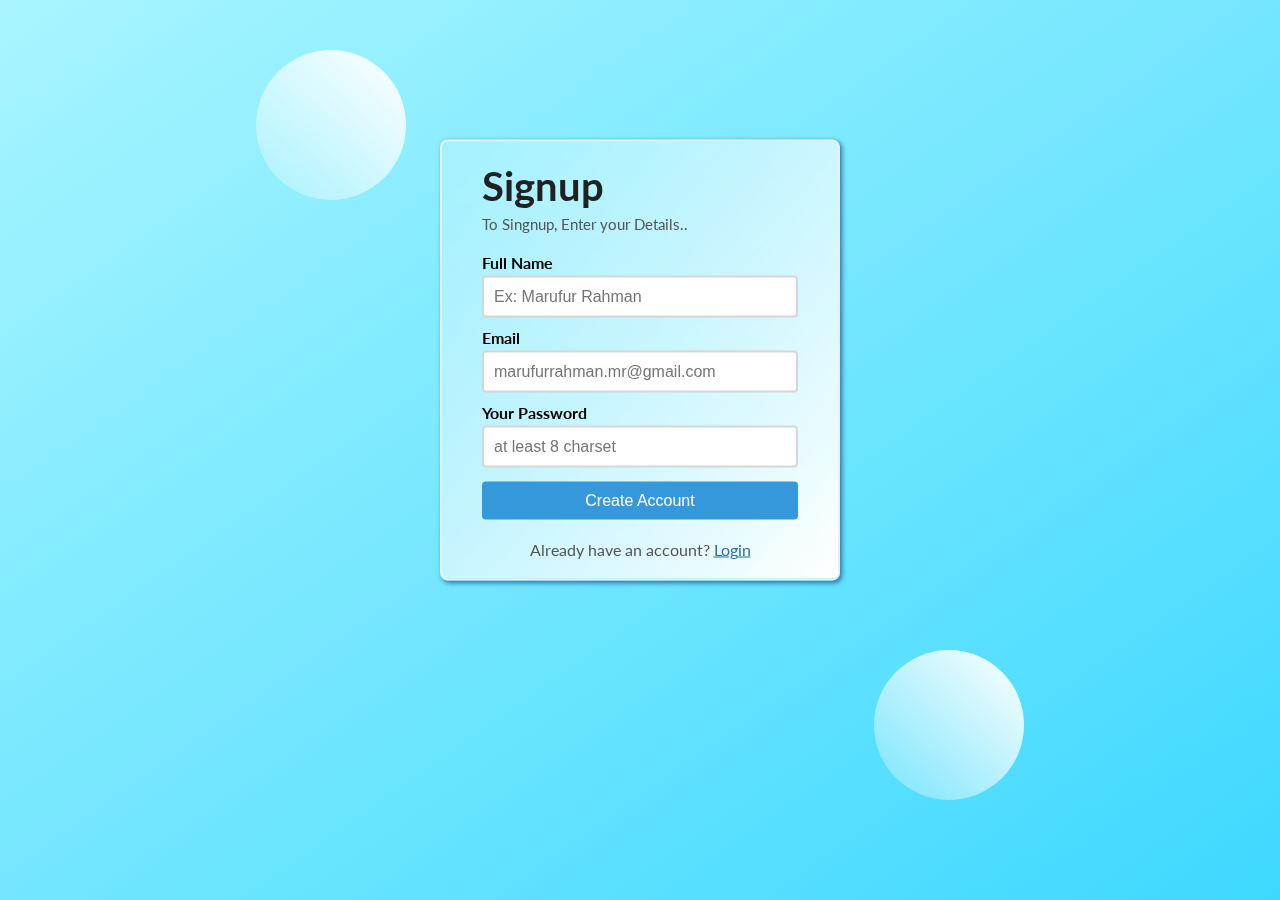
<file: 10. mini project signup/index.html>
<!DOCTYPE html>
<html lang="en">
<head>
    <meta charset="UTF-8">
    <meta http-equiv="X-UA-Compatible" content="IE=edge">
    <meta name="viewport" content="width=device-width, initial-scale=1.0">
    <title>Signup</title>
    <link rel="stylesheet" href="style.css">
</head>
<body>
    
    <div class="outer-box">
        <div class="inner-box">
            <header class="signup-header">
                <h1>Signup</h1>
                <p>To Singnup, Enter your Details..</p>
            </header>
            <main class="signup-body">
                <form action="#">
                    <p>
                        <label for="fullname">Full Name</label>
                        <input type="text" id="fullname" placeholder="Ex: Marufur Rahman" required>
                    </p><p>
                        <label for="email">Email</label>
                        <input type="email" id="email" placeholder="marufurrahman.mr@gmail.com" required>
                    </p><p>
                        <label for="password">Your Password</label>
                        <input type="password" id="password" placeholder="at least 8 charset" required>
                    </p><p>
                        <input type="submit" id="submit" value="Create Account">
                    </p>
                </form>
            </main>
            <footer class="signup-footer">
                <p>Already have an account? <a href="#">Login</a></p>
            </footer>
        </div>
        <div class="circle c1"></div>
        <div class="circle c2"></div>
    </div>
</body>
</html>
</file>
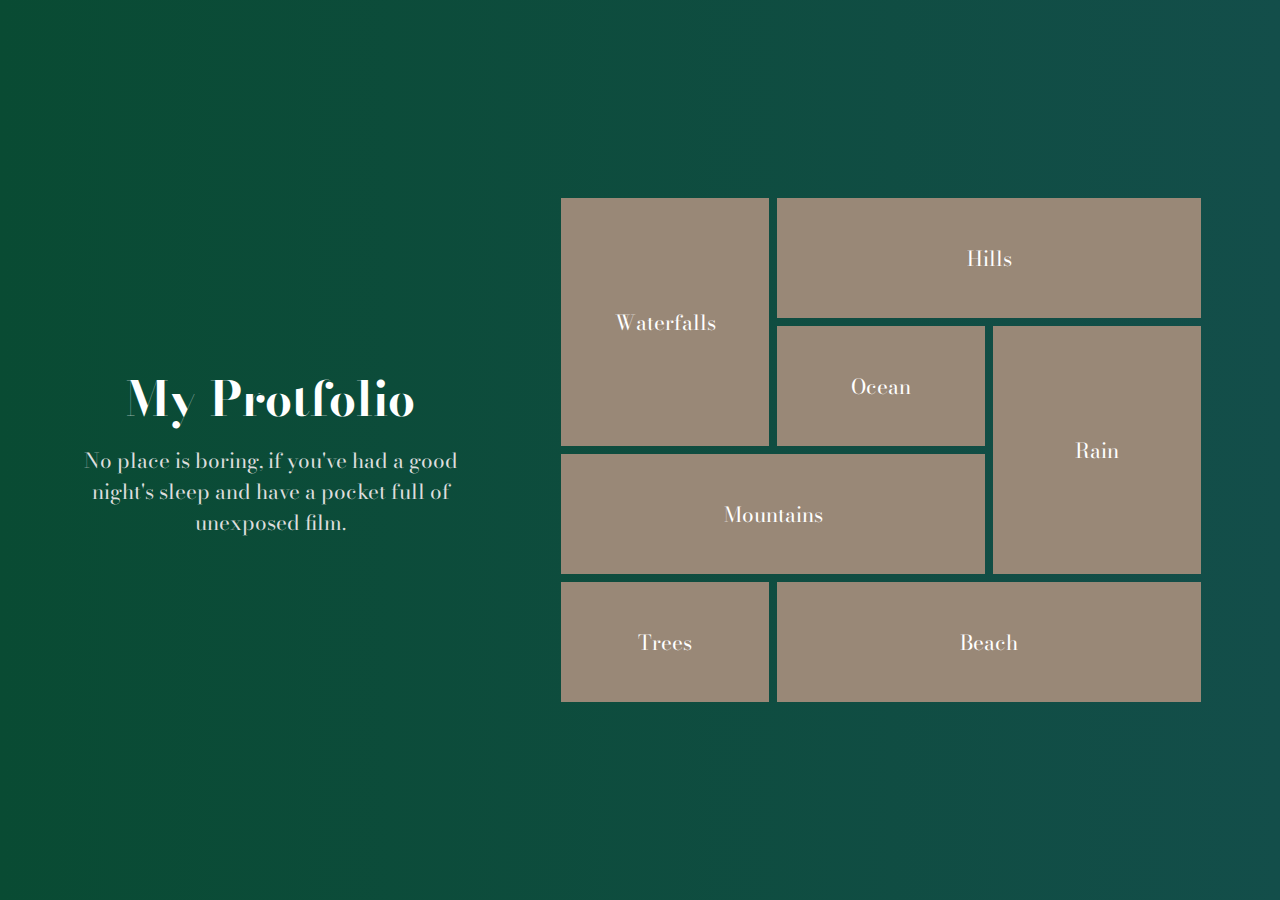
<file: 14. grid portfolio project/index.html>
<!DOCTYPE html>
<html lang="en">
<head>
    <meta charset="UTF-8">
    <meta http-equiv="X-UA-Compatible" content="IE=edge">
    <meta name="viewport" content="width=device-width, initial-scale=1.0">
    <title>Grid Protfolio</title>
    <link rel="stylesheet" href="style.css">
</head>
<body>
    <div class="container">
        <div class="left-text">
            <h2 class="heading">My Protfolio</h2>
            <p class="sub-heading">No place is boring, if you've had a good night's sleep and have a pocket full of unexposed film.</p>
        </div>
        <div class="gallery">
            <div class="box row-2" style="background-image: url(https://images.unsplash.com/photo-1525824236856-8c0a31dfe3be?ixlib=rb-4.0.3&ixid=M3wxMjA3fDB8MHxwaG90by1wYWdlfHx8fGVufDB8fHx8fA%3D%3D&auto=format&fit=crop&w=1888&q=80);">Waterfalls</div>
            <div class="box col-2" style="background-image: url(https://images.unsplash.com/photo-1469474968028-56623f02e42e?ixlib=rb-4.0.3&ixid=M3wxMjA3fDB8MHxwaG90by1wYWdlfHx8fGVufDB8fHx8fA%3D%3D&auto=format&fit=crop&w=874&q=80);">Hills</div>
            <div class="box " style="background-image: url(https://images.unsplash.com/photo-1583212292454-1fe6229603b7?ixlib=rb-4.0.3&ixid=M3wxMjA3fDB8MHxwaG90by1wYWdlfHx8fGVufDB8fHx8fA%3D%3D&auto=format&fit=crop&w=1974&q=80);">Ocean</div>
            <div class="box row-2" style="background-image: url(https://images.unsplash.com/photo-1498847559558-1e4b1a7f7a2f?ixlib=rb-4.0.3&ixid=M3wxMjA3fDB8MHxwaG90by1wYWdlfHx8fGVufDB8fHx8fA%3D%3D&auto=format&fit=crop&w=2070&q=80);">Rain</div>
            <div class="box col-2" style="background-image: url(https://images.unsplash.com/photo-1506905925346-21bda4d32df4?ixlib=rb-4.0.3&ixid=M3wxMjA3fDB8MHxwaG90by1wYWdlfHx8fGVufDB8fHx8fA%3D%3D&auto=format&fit=crop&w=2070&q=80);">Mountains</div>
            <div class="box " style="background-image: url(https://images.unsplash.com/photo-1441974231531-c6227db76b6e?ixlib=rb-4.0.3&ixid=M3wxMjA3fDB8MHxwaG90by1wYWdlfHx8fGVufDB8fHx8fA%3D%3D&auto=format&fit=crop&w=2071&q=80);">Trees</div>
            <div class="box col-2" style="background-image: url(https://images.unsplash.com/photo-1508313157893-34fe6176c189?ixlib=rb-4.0.3&ixid=M3wxMjA3fDB8MHxwaG90by1wYWdlfHx8fGVufDB8fHx8fA%3D%3D&auto=format&fit=crop&w=1974&q=80);">Beach</div>
        </div>
    </div>
</body>
</html>
</file>
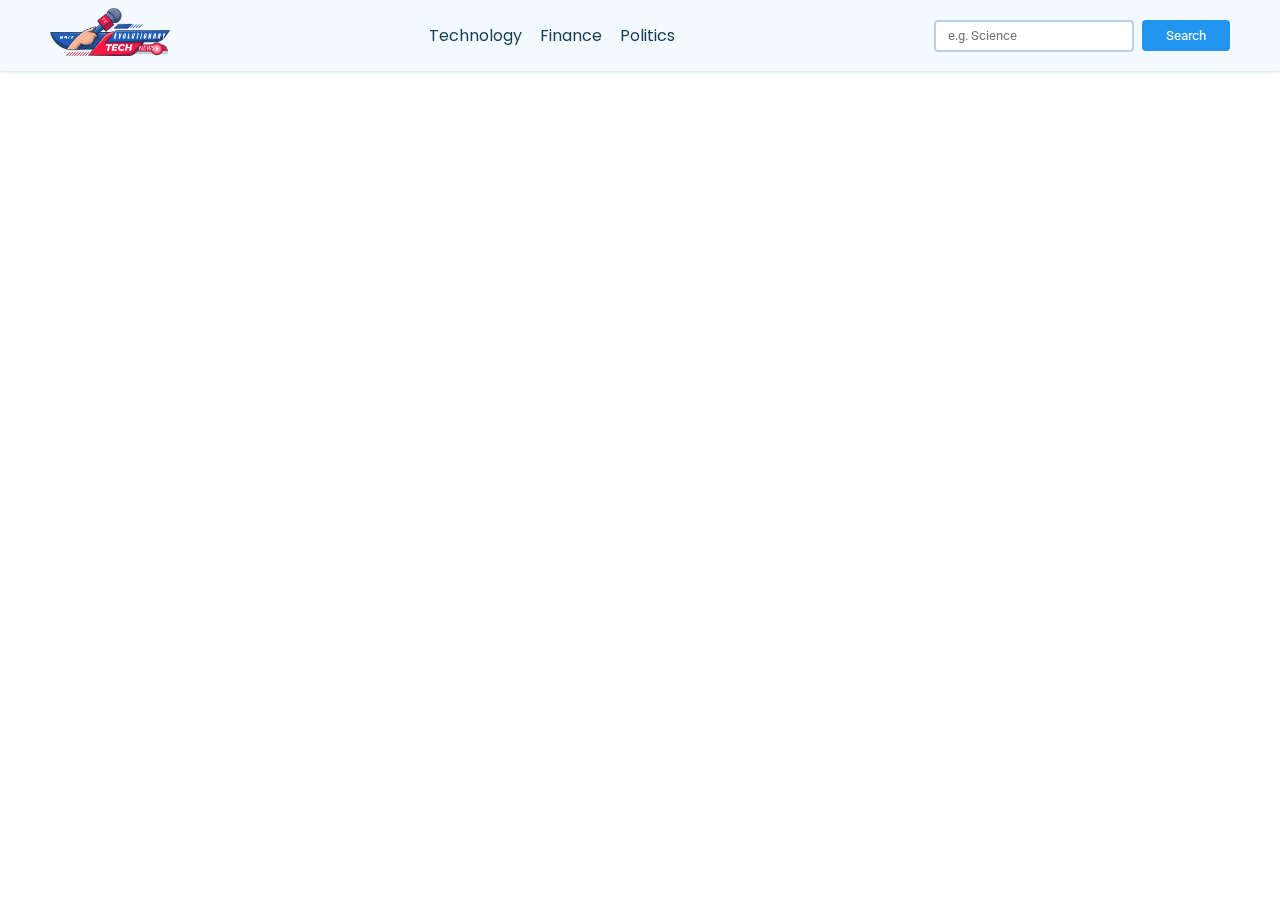
<file: 15. project News App/index.html>
<!DOCTYPE html>
<html lang="en">

<head>
    <meta charset="UTF-8">
    <meta name="viewport" content="width=device-width, initial-scale=1.0">
    <title>News App</title>
    <link rel="stylesheet" href="style.css">
</head>

<body>

    <nav>
        <div class="main-nav container flex">
            <a href="#" onclick="reload()" class="company-logo"><img src="assets/logo.png" alt="company logo"></a>
            <div class="nav-links">
                <ul class="flex">
                    <li class="hover-link nav-item" id="Technology" onclick="onNavItemClick('Technology')">Technology</li>
                    <li class="hover-link nav-item" id="Finance" onclick="onNavItemClick('Finance')">Finance</li>
                    <li class="hover-link nav-item" id="Politics" onclick="onNavItemClick('Politics')">Politics</li>
                </ul>
            </div>
            <div class="search-bar flex">
                <input type="text" id="search-text" class="news-input" placeholder="e.g. Science">
                <button id="search-button" class="search-button">Search</button>
            </div>
        </div>
    </nav>

    <main>
        <div class="cards-container container flex" id="cards-container">

        </div>
    </main>

    <template id="template-news-card">
        <div class="card">
            <div class="card-header"><img src="https://via.placeholder.com/400x200" alt="news-image" id="news-img"></div>
            <div class="card-content">
                <h3 id="news-title">This is the Title</h3>
                <h6 class="news-source" id="news-source">End Gadget 10/9/2023</h6>
                <p class="news-desc" id="news-desc">Lorem ipsum dolor sit amet consectetur adipisicing elit. Cupiditate, doloremque non corrupti vitae id accusantium mollitia veritatis aut. Eius, accusamus!</p>
            </div>
        </div>
    </template>
    <script src="script.js"></script>
</body>

</html>
</file>
<file: 10. mini project signup/style.css>
@import url('https://fonts.googleapis.com/css2?family=Lato:wght@400;700&family=Silkscreen&display=swap');

* {
    margin: 0;
    padding: 0;
    box-sizing: border-box;
}

body {
    font-family: 'Lato', sans-serif;
}

.outer-box {
    width: 100vw;
    height: 100vh;
    background: linear-gradient(to top left, #3ed8ff, #a8f5ff);
}

.inner-box {
    width: 400px;
    margin: 0 auto;
    position: relative;
    top: 40%;
    transform: translateY(-50%);
    padding: 20px 40px;
    /* background-color: #ffffff09; */
    background: linear-gradient(to top left, #ffffffff, #ffffff33);
    backdrop-filter: blur(8px);
    border-radius: 8px;
    box-shadow: 2px 2px 5px #2773a5;
    border: 2px solid rgb(230, 241, 246);
    z-index: 2;
}

.signup-header h1 {
    font-size: 2.5rem;
    color: #212121;
}

.signup-header p {
    font-size: 0.95rem;
    color: #555;
    margin-top: 5px;
}

.signup-body {
    margin: 20px 0;
}

.signup-body p {
    margin: 10px 0;
}

.signup-body p label {
    display: block;
    font-weight: bold;
}

.signup-body p input {
    width: 100%;
    padding: 10px;
    border: 2px solid #cccc;
    border-radius: 4px;
    font-size: 1rem;
    margin-top: 4px;
}

.signup-body p input[type="submit"] {
    background-color: #3498db;
    border: none;
    color: white;
    cursor: pointer;
}

.signup-body p input[type="submit"]:hover {
    background-color: #2773a5;
}

.signup-footer p {
    color: #555;
    text-align: center;
}

.signup-footer p a {
    color: #2773a5;
}

.circle {
    width: 150px;
    height: 150px;
    border-radius: 100px;
    background: linear-gradient(to top right, #ffffff33, #ffffffff);
    position: absolute;
}

.c1 {
    top: 50px;
    left: 20%;
}

.c2 {
    bottom: 100px;
    right: 20%;
}
</file>
<file: 14. grid portfolio project/style.css>
@import url('https://fonts.googleapis.com/css2?family=Bodoni+Moda:opsz,wght@6..96,400;6..96,900&family=Lato:wght@400;700&family=Poppins:wght@400;700&display=swap');

*{
    box-sizing: border-box;
    margin: 0;
    padding: 0;
}

body{
    font-family: 'Bodoni Moda', serif;
    font-size: 1.3rem;
}

.container{
    min-height: 100vh;
    display: flex;
    justify-content: space-evenly;
    align-items: center;
    gap: 20px;
    background: linear-gradient(to right, #094B33, #134E4A);
}

.left-text{
    flex-basis: 30%;
}

.heading{
    font-size: 3rem;
    color: white;
    text-align: center;
}

.sub-heading{
    color: #ddd;
    margin-top: 10px;
    text-align: center;
}

.gallery{
    flex-basis: 50%;
    display: grid;
    gap: 8px;
    grid-template-columns: repeat(3, 1fr);
    grid-auto-rows: 120px;
}

.box{
    background-size: cover;
    background-position: top;
    color: white;
    display: flex;
    justify-content: center;
    align-items: center;
    background-color: #987;
    background-blend-mode: hard-light;
    transition: all 1s ease-in-out;
}

.row-2{
    grid-row: span 2;
}

.col-2{
    grid-column: span 2;
}

.box:hover{
    background-color: #456;
    background-position: center;
    box-shadow: 0 0 4px #fff;
}

/* Media Query for width <= 1024px */

@media screen and (max-width: 1024px) {
    .container{
        flex-direction: column;
        padding-block: 20px;
    }
    .gallery{
        width: 100%;
        padding-inline: 12px;
        grid-auto-rows: 220px;
    }
    .box{
        grid-row: span 1;
        grid-column: span 3;
    }
}
</file>
<file: 15. project News App/style.css>
@import url('https://fonts.googleapis.com/css2?family=Poppins:wght@500&family=Roboto:wght@500&display=swap');

*{
    padding: 0;
    margin: 0;
    box-sizing: border-box;
}

:root{
    --primary-text-color: #183b56;
    --secondary-text-color: #577592;
    --accent-color: #2294ed;
    --accent-color-dark: #1d69a3;
}


body{
    font-family: 'Poppins', sans-serif;
    color: var(--primary-text-color);
}

p{
    font-family: 'Roboto', sans-serif;
    color: var(--secondary-text-color);
    line-height: 1.4rem;
}

a{
    text-decoration: none;
}

ul{
    list-style: none;
}

.flex{
    display: flex;
    align-items: center;
}

.container{
    max-width: 1180px;
    margin-inline: auto;
    overflow: hidden;
}

nav{
    background-color: #f3faff;
    box-shadow: 0 0 4px #bbd0e2;
    position: fixed;
    top: 0;
    left: 0;
    right: 0;
    z-index: 99;
}

.main-nav{
    justify-content: space-between;
    padding-block: 8px;
}

.company-logo img{
    width: 120px;
}

.nav-links ul{
    gap: 18px;
}

.hover-link{
    cursor: pointer;
}

.hover-link:hover{
    color: var(--secondary-text-color);
}

.hover-link:active{
    color: rgb(206, 44, 44);
}

.nav-item.active{
    color: var(--accent-color);
}

.search-bar{
    height: 32px;
    gap: 8px;
}

.news-input{
    height: 100%;
    width: 200px;
    padding-inline: 12px;
    border-radius: 4px;
    border: 2px solid #bbd0e2;
    font-family: 'Roboto', sans-serif;

}

.search-button{
    background-color: var(--accent-color);
    color: white;
    padding: 8px 24px;
    border: none;
    border-radius: 4px;
    cursor: pointer;
    font-family: 'Roboto', sans-serif;

}

.search-button:hover{
    background-color: var(--accent-color-dark);
}

main{
    padding-block: 20px;
    margin-top: 80px;
}

.cards-container{
    justify-content: space-between;
    flex-wrap: wrap;
    row-gap: 20px;
    align-items: start;
}

.card{
    width: 360px;
    min-height: 400px;
    box-shadow: 0 0 4px #d4e6ff;
    border-radius: 4px;
    cursor: pointer;
    background-color: #fff;
    overflow: hidden;
    transition: all 0.3s ease;
}

.card:hover{
    box-shadow: 1px 1px 8px #d4ecff;
    background-color: #f3fdff;
    transform: translateY(-2px);
}

.card-header img{
    width: 100%;
    height: 180px;
    object-fit: cover;
}

.card-content{
    padding: 12px;
}

.news-source{
    margin-block: 12px;
}
</file>
